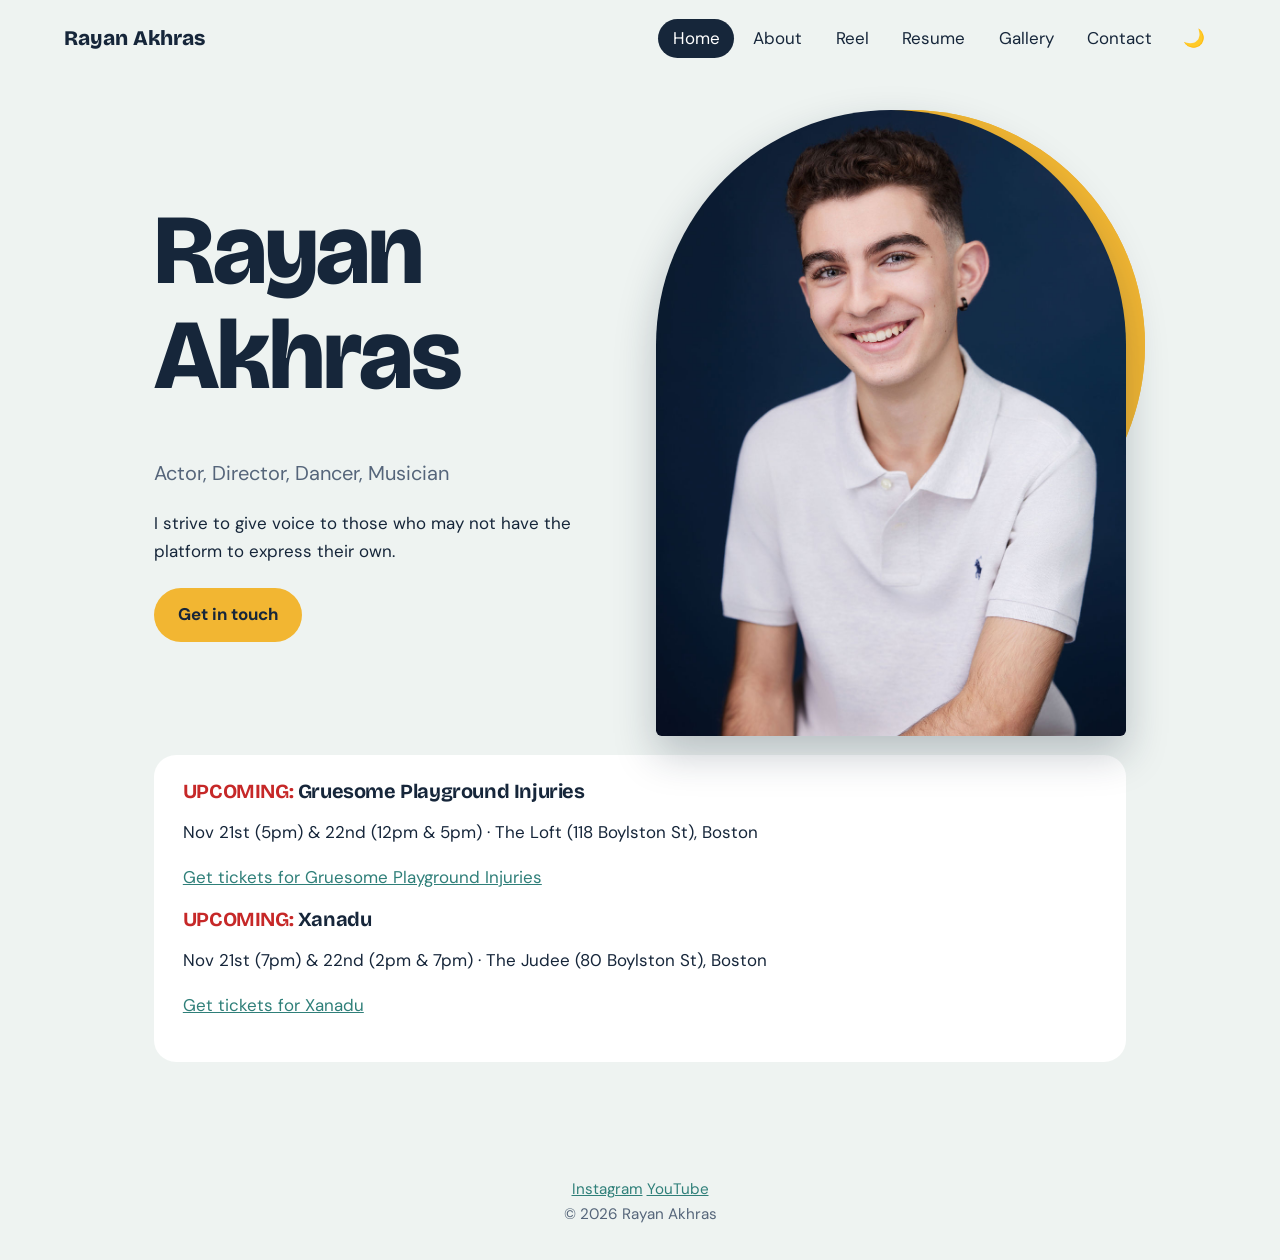
<file: index.html>
<!DOCTYPE html>
<html lang="en">
<head>
  <meta charset="utf-8">
  <meta name="viewport" content="width=device-width, initial-scale=1">
  <title>Home | Rayan Akhras, Actor</title>
    <link rel="icon" href="favicon.svg" type="image/svg+xml">
  <meta name="description" content="Rayan Akhras is an actor. Watch the demo reel, view the resume, and get in touch.">
  <link rel="preconnect" href="https://fonts.googleapis.com">
  <link rel="preconnect" href="https://fonts.gstatic.com" crossorigin>
  <link href="https://fonts.googleapis.com/css2?family=Bricolage+Grotesque:wght@700;800&family=DM+Sans:wght@400;700&display=swap" rel="stylesheet">
    <script src="theme.js"></script>
  <link rel="stylesheet" href="style.css">
</head>
<body>
<header>
  <a class="logo" href="index.html">Rayan Akhras</a>
    <button class="menu-toggle" id="menu-toggle" type="button" aria-expanded="false" aria-controls="site-nav">Menu</button>
    <nav id="site-nav" aria-label="Main">
        <a href="index.html" aria-current="page">Home</a>
        <a href="about.html">About</a>
        <a href="reel.html">Reel</a>
        <a href="resume.html">Resume</a>
        <a href="gallery.html">Gallery</a>
        <!--<a href="design.html">Design</a>-->
        <a href="contact.html">Contact</a>

      <button id="theme-toggle" class="theme-toggle" type="button" aria-label="Toggle dark mode"></button>
  </nav>
</header>
<main>
<section class="hero">
  <div>
    <h1>Rayan Akhras</h1>
    <p class="tagline">Actor, Director, Dancer, Musician</p> <!-- Periods in between? Something idk -->
    <p>I strive to give voice to those who may not have the platform to express their own. </p>
    <!--<a class="btn" href="reel.html">Watch my reel</a>-->
    <a class="btn alt" href="contact.html">Get in touch</a>
  </div>
  <div class="arch-wrap">
      <div class="arch-wrap">
          <div class="arch" role="img" aria-label="Headshot of Rayan Akhras" style="background-image: url(images/headshots/headshot.jpg); background-position: center top;"></div>
      </div>
  </div>
</section>
    <div class="panel now">
        <h3><span class="sale">UPCOMING:</span> Gruesome Playground Injuries</h3>
        <p class="when">Nov 21st (5pm) & 22nd (12pm & 5pm) &middot; The Loft (118 Boylston St), Boston</p>
        <p class="tickets"><a href="https://www.eventbrite.com/e/gruesome-playground-injuries-boston-independent-production-tickets-2004588767967?aff=oddtdtcreator">Get tickets for Gruesome Playground Injuries</a></p>
        <h3><span class="sale">UPCOMING:</span> Xanadu</h3>
        <p class="when">Nov 21st (7pm) & 22nd (2pm & 7pm) &middot; The Judee (80 Boylston St), Boston</p>
        <p class="tickets"><a href="https://www.eventbrite.com/e/musical-theatre-society-presents-xanadu-tickets-2004657605863?utm_experiment=test_share_listing&aff=ebdsshios">Get tickets for Xanadu</a></p>
    </div>
</main>
<footer>
    <div class="social">
        <a href="https://www.instagram.com/rayan4arts" target="_blank" rel="noopener">Instagram</a>
        <a href="https://www.youtube.com/@rayan4arts" target="_blank" rel="noopener">YouTube</a>
    </div>
    <div>&copy; 2026 Rayan Akhras</div>
</footer>
</body>
</html>
</file>
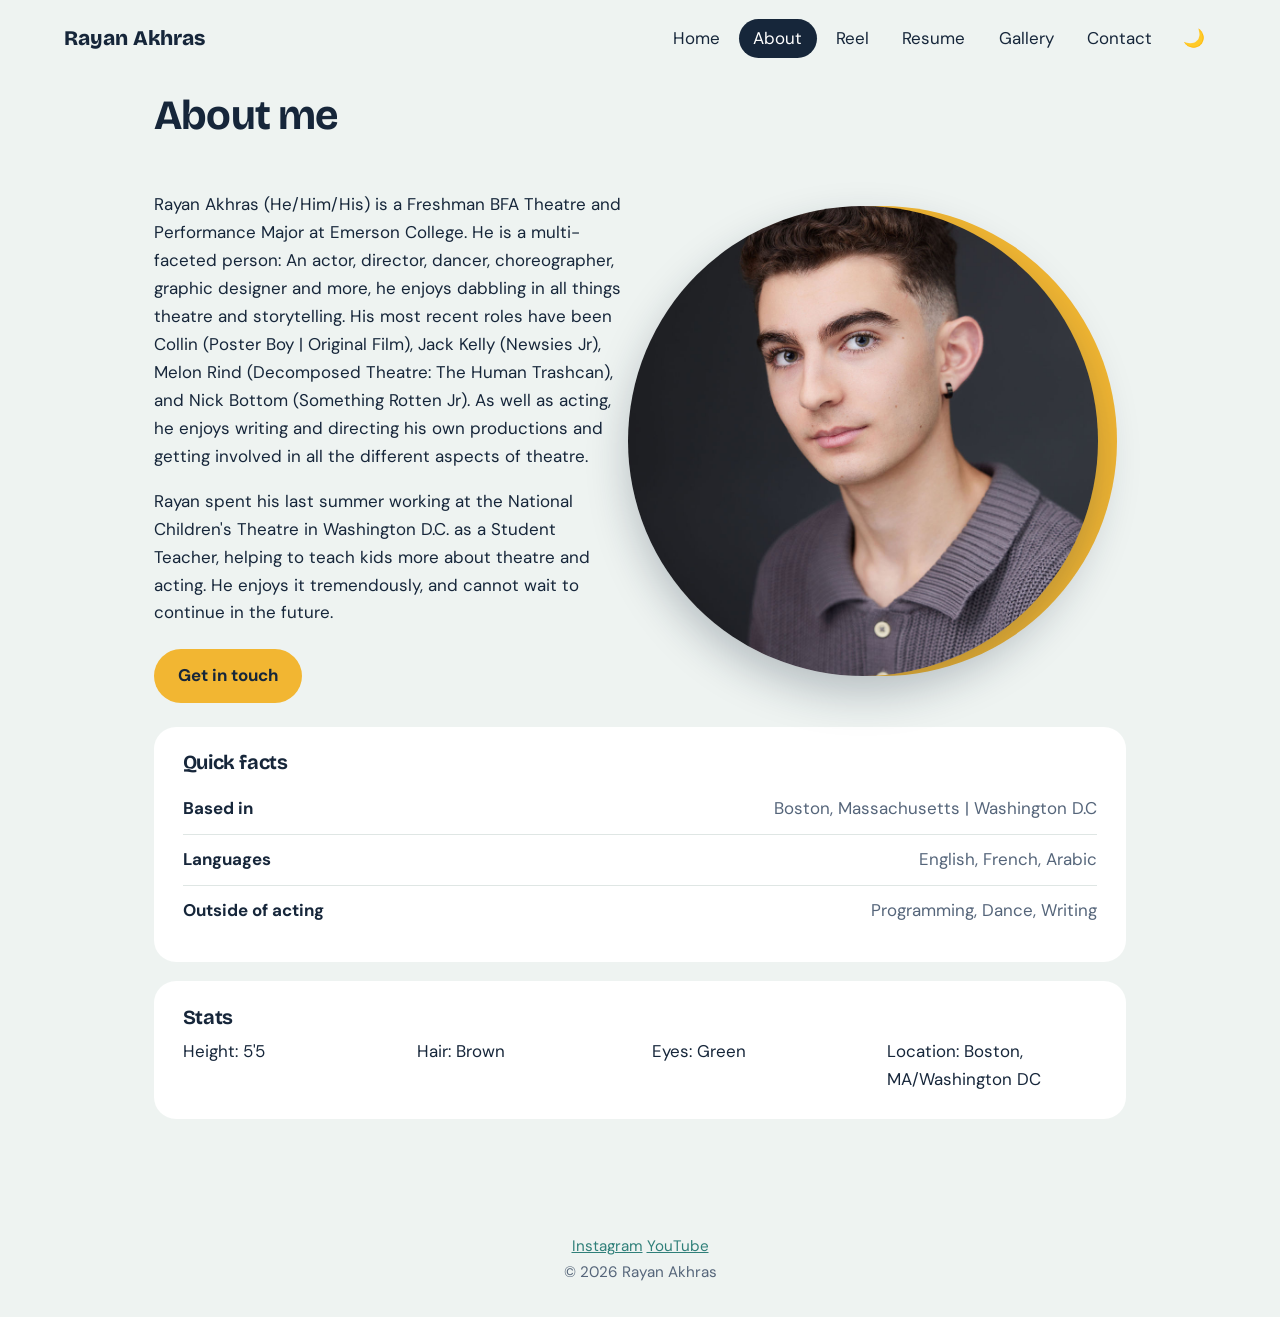
<file: about.html>
<!DOCTYPE html>
<html lang="en">
<head>
  <meta charset="utf-8">
  <meta name="viewport" content="width=device-width, initial-scale=1">
  <title>About | Rayan Akhras, Actor</title>
    <link rel="icon" href="favicon.svg" type="image/svg+xml">
  <meta name="description" content="Learn more about Rayan Akhras, an actor.">
  <link rel="preconnect" href="https://fonts.googleapis.com">
  <link rel="preconnect" href="https://fonts.gstatic.com" crossorigin>
  <link href="https://fonts.googleapis.com/css2?family=Bricolage+Grotesque:wght@700;800&family=DM+Sans:wght@400;700&display=swap" rel="stylesheet">
    <script src="theme.js"></script>
  <link rel="stylesheet" href="style.css">
</head>
<body>
<header>
    <a class="logo" href="index.html">Rayan Akhras</a>
    <button class="menu-toggle" id="menu-toggle" type="button" aria-expanded="false" aria-controls="site-nav">Menu</button>
    <nav id="site-nav" aria-label="Main">
        <a href="index.html">Home</a>
        <a href="about.html" aria-current="page">About</a>
        <a href="reel.html">Reel</a>
        <a href="resume.html">Resume</a>
        <a href="gallery.html">Gallery</a>
        <!--<a href="design.html">Design</a>-->
        <a href="contact.html">Contact</a>
        <button id="theme-toggle" class="theme-toggle" type="button" aria-label="Toggle dark mode"></button>
    </nav>
</header>
<main>
  <h2>About me</h2>

  <section class="hero">
    <div>
      <!-- Write your story here. Each <p> is one paragraph. Copy a line to add more. -->
      <p>Rayan Akhras (He/Him/His) is a Freshman BFA Theatre and Performance Major at Emerson College. He is a multi-faceted person: An actor, director, dancer, choreographer, graphic designer and more, he enjoys dabbling in all things theatre and storytelling. His most recent roles have been Collin (Poster Boy | Original Film), Jack Kelly (Newsies Jr), Melon Rind (Decomposed Theatre: The Human Trashcan), and Nick Bottom (Something Rotten Jr). As well as acting, he enjoys writing and directing his own productions and getting involved in all the different aspects of theatre.</p>
      <p>Rayan spent his last summer working at the National Children's Theatre in Washington D.C. as a Student Teacher, helping to teach kids more about theatre and acting. He enjoys it tremendously, and cannot wait to continue in the future.</p>
      <!--<a class="btn" href="reel.html">Watch my reel</a>-->
      <a class="btn alt" href="contact.html">Get in touch</a>
    </div>
    <div class="arch-wrap right">
      <!-- Use a different photo from your headshot if you like: put it in the images folder -->
        <div class="arch circle" role="img" aria-label="Photo of Rayan Akhras" style="background-image: url(images/headshots/headshot2.jpg); background-position: center 15%;"></div>

    </div>
  </section>

  <div class="panel">
    <h3>Quick facts</h3>
    <!-- Copy a "credit" line for each fact. -->
    <div class="credit"><strong>Based in</strong> <span>Boston, Massachusetts | Washington D.C</span></div>
    <div class="credit"><strong>Languages</strong> <span>English, French, Arabic</span></div>
    <div class="credit"><strong>Outside of acting</strong> <span>Programming, Dance, Writing</span></div>
  </div>
    <div class="panel">
        <h3>Stats</h3>
        <div class="stats"><div>Height: 5'5 </div><div>Hair: Brown </div><div>Eyes: Green </div><div>Location: Boston, MA/Washington DC </div></div>
</main>
<footer>
    <div class="social">
        <a href="https://www.instagram.com/rayan4arts" target="_blank" rel="noopener">Instagram</a>
        <a href="https://www.youtube.com/@rayan4arts" target="_blank" rel="noopener">YouTube</a>
    </div>
    <div>&copy; 2026 Rayan Akhras</div>
</footer>
</footer>
</body>
</html>
</file>
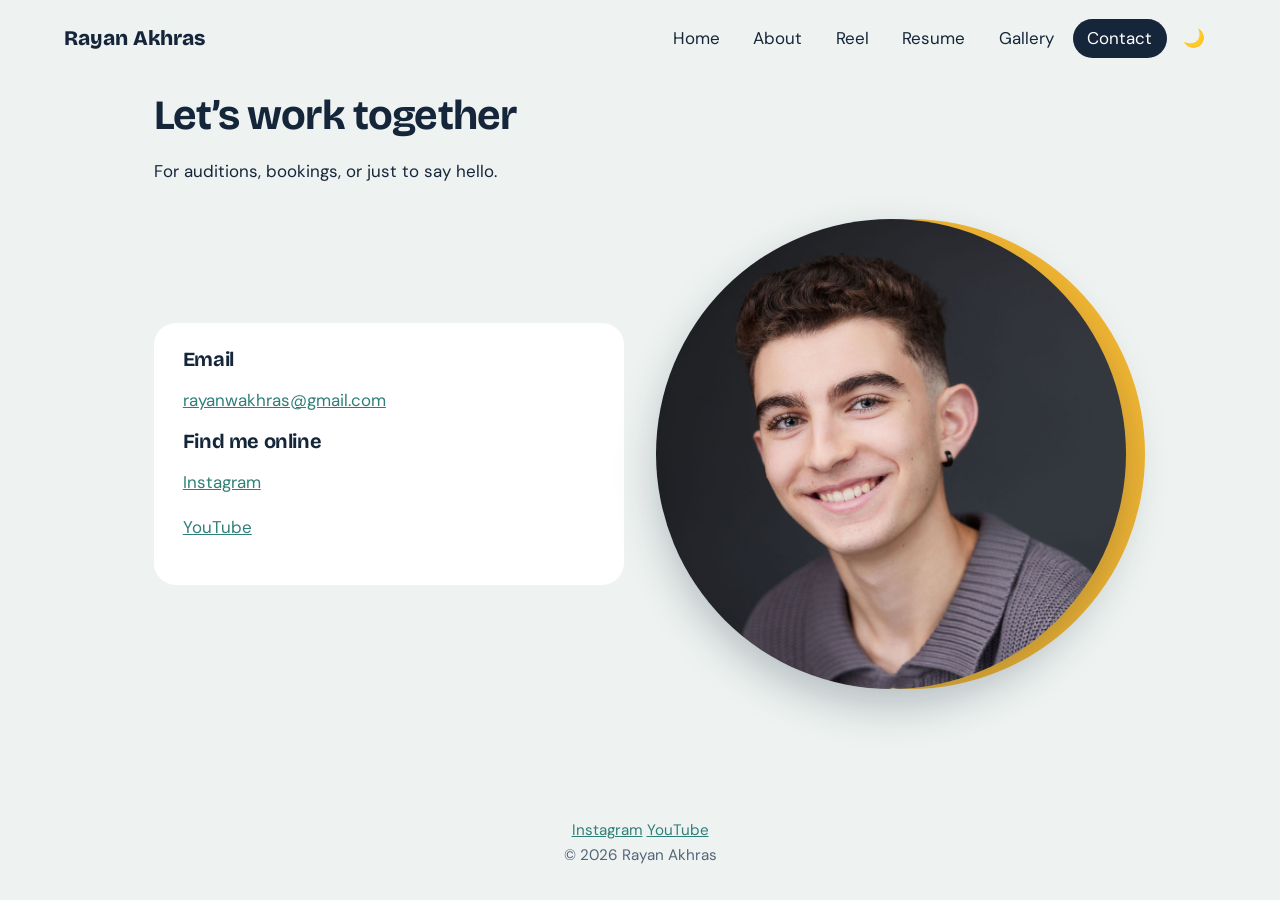
<file: contact.html>
<!DOCTYPE html>
<html lang="en">
<head>
  <meta charset="utf-8">
  <meta name="viewport" content="width=device-width, initial-scale=1">
  <title>Contact | Rayan Akhras, Actor</title>
    <link rel="icon" href="favicon.svg" type="image/svg+xml">
  <meta name="description" content="Rayan Akhras is an actor.">
  <link rel="preconnect" href="https://fonts.googleapis.com">
  <link rel="preconnect" href="https://fonts.gstatic.com" crossorigin>
  <link href="https://fonts.googleapis.com/css2?family=Bricolage+Grotesque:wght@700;800&family=DM+Sans:wght@400;700&display=swap" rel="stylesheet">
    <script src="theme.js"></script>
  <link rel="stylesheet" href="style.css">
</head>
<body>
<header>
  <a class="logo" href="index.html">Rayan Akhras</a>
    <button class="menu-toggle" id="menu-toggle" type="button" aria-expanded="false" aria-controls="site-nav">Menu</button>
    <nav id="site-nav" aria-label="Main">
        <a href="index.html">Home</a>
        <a href="about.html" >About</a>
        <a href="reel.html">Reel</a>
        <a href="resume.html">Resume</a>
        <a href="gallery.html">Gallery</a>
        <!--<a href="design.html">Design</a>-->
        <a href="contact.html" aria-current="page">Contact</a>
      <button id="theme-toggle" class="theme-toggle" type="button" aria-label="Toggle dark mode"></button>

  </nav>
</header>
<main>
<h2>Let&rsquo;s work together</h2>
<p>For auditions, bookings, or just to say hello.</p>
        <section class="hero">
            <div>

                <div class="panel">
                    <h3>Email</h3>
                    <p><a href="mailto:rayanwakhras@gmail.com">rayanwakhras@gmail.com</a></p>
                    <h3>Find me online</h3>
                    <p><a href="https://www.instagram.com/rayan4arts" target="_blank" rel="noopener">Instagram</a></p>
                    <p><a href="https://www.youtube.com/@rayan4arts" target="_blank" rel="noopener">YouTube</a></p>
                </div>
            </div>

            <div class="arch-wrap">
                <div class="arch circle" role="img" aria-label="Photo of Rayan Akhras" style="background-image: url(images/headshots/headshot3.jpg); background-position: center top;"></div>
            </div>
        </section>
    </main>
</main>
<footer>
    <div class="social">
        <a href="https://www.instagram.com/rayan4arts" target="_blank" rel="noopener">Instagram</a>
        <a href="https://www.youtube.com/@rayan4arts" target="_blank" rel="noopener">YouTube</a>
    </div>
    <div>&copy; 2026 Rayan Akhras</div>
</footer>
</body>
</html>
</file>
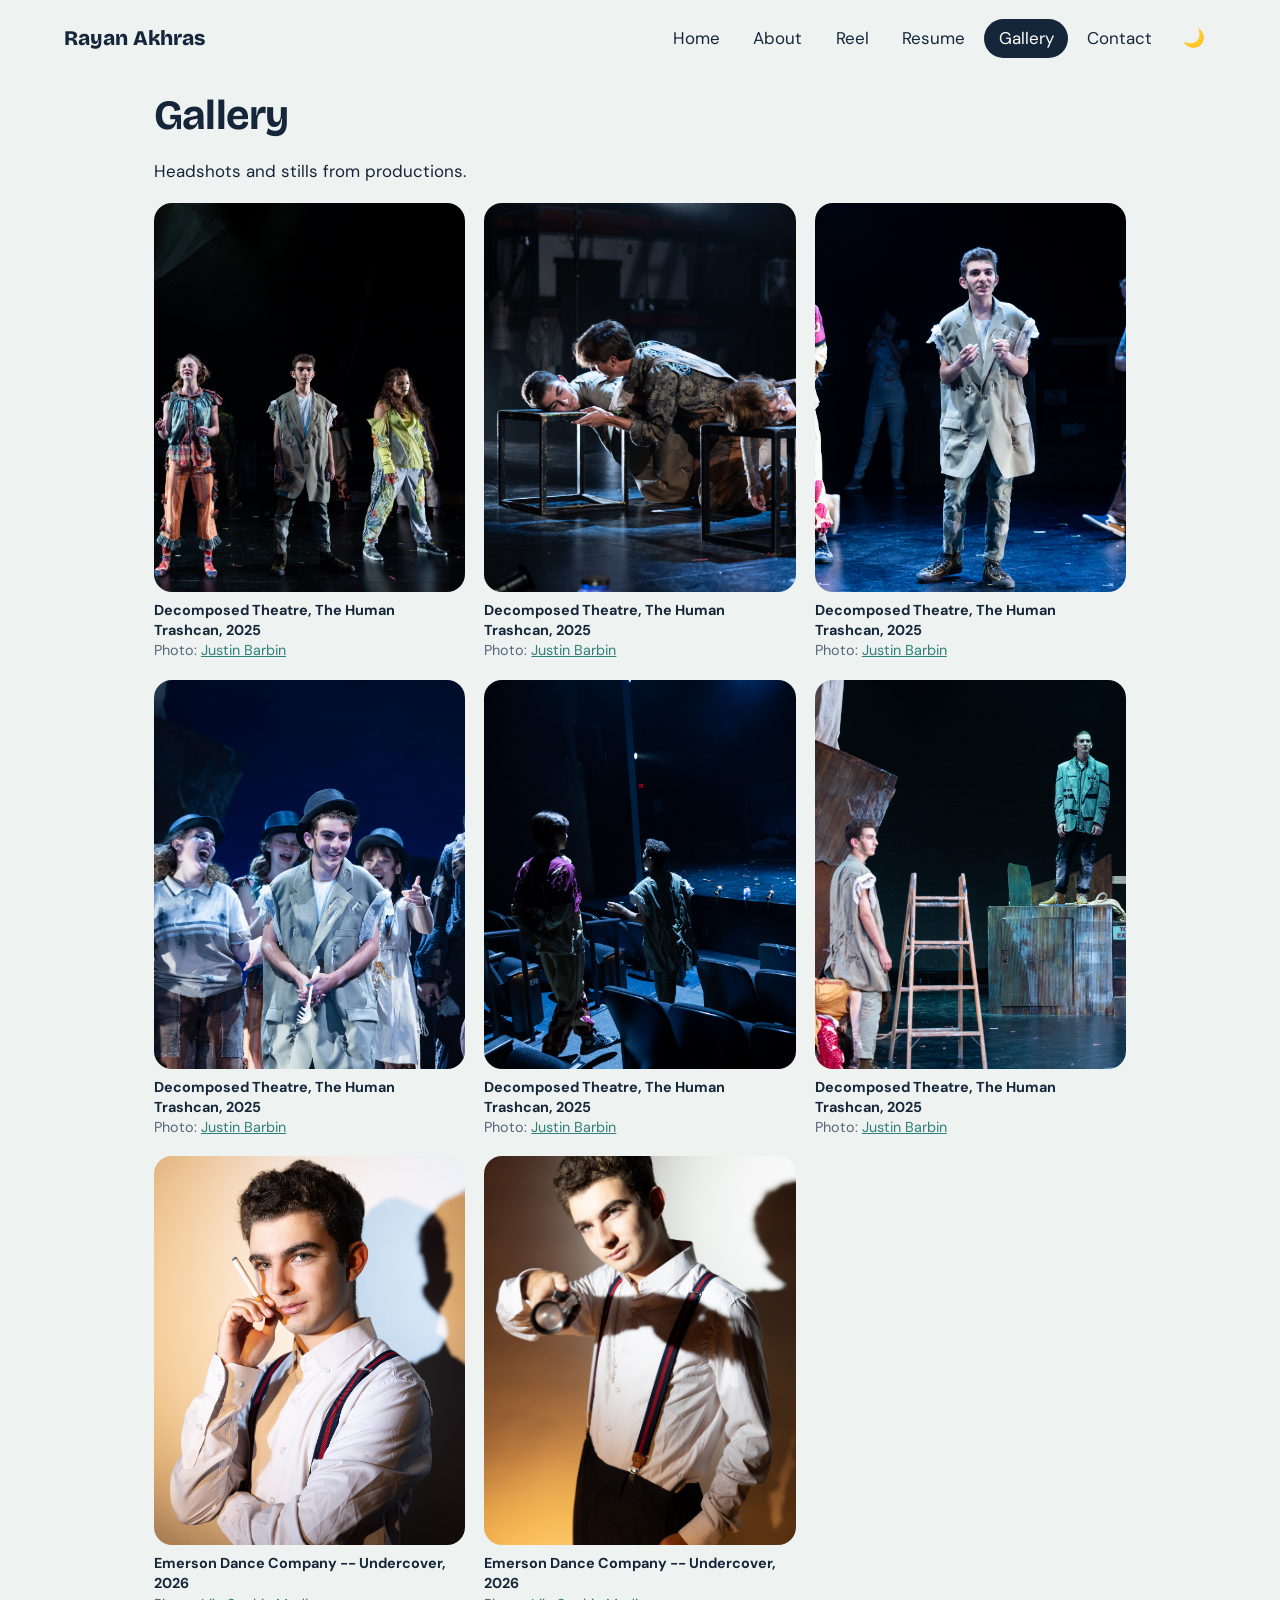
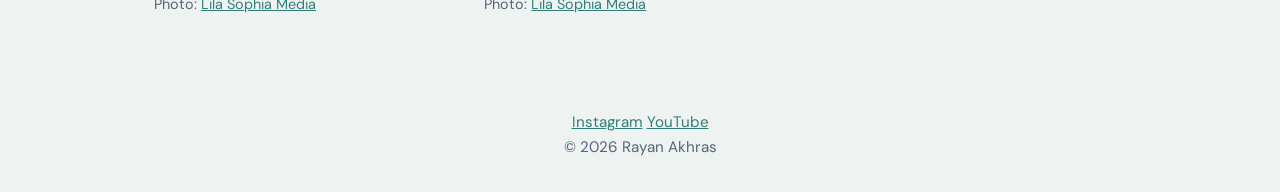
<file: gallery.html>
<!DOCTYPE html>
<html lang="en">
<head>
  <meta charset="utf-8">
  <meta name="viewport" content="width=device-width, initial-scale=1">
  <title>Gallery | Rayan Akhras, Actor</title>

    <link rel="icon" href="favicon.svg" type="image/svg+xml">
  <meta name="description" content="Rayan Akhras is an actor. Watch the demo reel, view the resume, and get in touch.">
  <link rel="preconnect" href="https://fonts.googleapis.com">
  <link rel="preconnect" href="https://fonts.gstatic.com" crossorigin>
  <link href="https://fonts.googleapis.com/css2?family=Bricolage+Grotesque:wght@700;800&family=DM+Sans:wght@400;700&display=swap" rel="stylesheet">
    <script src="theme.js"></script>
  <link rel="stylesheet" href="style.css">
</head>
<body>
<header>
  <a class="logo" href="index.html">Rayan Akhras</a>
    <button class="menu-toggle" id="menu-toggle" type="button" aria-expanded="false" aria-controls="site-nav">Menu</button>
    <nav id="site-nav" aria-label="Main">
        <a href="index.html">Home</a>
        <a href="about.html">About</a>
        <a href="reel.html">Reel</a>
        <a href="resume.html">Resume</a>
        <a href="gallery.html" aria-current="page">Gallery</a>
        <!--<a href="design.html">Design</a>-->
        <a href="contact.html">Contact</a>
      <button id="theme-toggle" class="theme-toggle" type="button" aria-label="Toggle dark mode"></button>
  </nav>
</header>
<main>
<h2>Gallery</h2>
<p>Headshots and stills from productions.</p>
<div class="grid">
  <!-- Copy a line for each photo. Put images in the images folder. -->
    <figure>
        <div class="photo" role="img" aria-label="Photo description" style="background-image: url(images/decomposed/decomposed_theatre_cherubs_justin_barbin-237.jpg); background-position: 80% 50%"></div>
        <figcaption>
            <span class="cap-title">Decomposed Theatre, The Human Trashcan, 2025</span>
            Photo: <a href="https://www.instagram.com/justinbarbin/" target="_blank" rel="noopener">Justin Barbin</a>
        </figcaption>
    </figure>
    <figure>
        <div class="photo" role="img" aria-label="Photo description" style="background-image: url(images/decomposed/decomposed_theatre_justin_barbin-104.jpg); background-position: 20% 50%"></div>
        <figcaption>
            <span class="cap-title">Decomposed Theatre, The Human Trashcan, 2025</span>
            Photo: <a href="https://www.instagram.com/justinbarbin/" target="_blank" rel="noopener">Justin Barbin</a>
        </figcaption>
    </figure>
    <figure>
        <div class="photo" role="img" aria-label="Photo description" style="background-image: url(images/decomposed/decomposed_theatre_justin_barbin-46.jpg); background-position: 80% 50%"></div>
        <figcaption>
            <span class="cap-title">Decomposed Theatre, The Human Trashcan, 2025</span>
            Photo: <a href="https://www.instagram.com/justinbarbin/" target="_blank" rel="noopener">Justin Barbin</a>
        </figcaption>
    </figure>
    <figure>
        <div class="photo" role="img" aria-label="Photo description" style="background-image: url(images/decomposed/decomposed_theatre_justin_barbin_242.jpg); background-position: 40% 50%"></div>
        <figcaption>
            <span class="cap-title">Decomposed Theatre, The Human Trashcan, 2025</span>
            Photo: <a href="https://www.instagram.com/justinbarbin/" target="_blank" rel="noopener">Justin Barbin</a>
        </figcaption>
    </figure>
    <figure>
        <div class="photo" role="img" aria-label="Photo description" style="background-image: url(images/decomposed/decomposed_theatre_justin_barbin-193.jpg); background-position: 0% 50%"></div>
        <figcaption>
            <span class="cap-title">Decomposed Theatre, The Human Trashcan, 2025</span>
            Photo: <a href="https://www.instagram.com/justinbarbin/" target="_blank" rel="noopener">Justin Barbin</a>
        </figcaption>
    </figure>
    <figure>
        <div class="photo" role="img" aria-label="Photo description" style="background-image: url(images/decomposed/decomposed_theatre_justin_barbin_119.jpg); background-position: 80% 50%"></div>
        <figcaption>
            <span class="cap-title">Decomposed Theatre, The Human Trashcan, 2025</span>
            Photo: <a href="https://www.instagram.com/justinbarbin/" target="_blank" rel="noopener">Justin Barbin</a>
        </figcaption>
    </figure>
    <figure>
        <div class="photo" role="img" aria-label="Photo description" style="background-image: url(images/edc/edc_photo1.jpg); background-position: center"></div>
        <figcaption>
            <span class="cap-title">Emerson Dance Company -- Undercover, 2026</span>
            Photo: <a href="https://www.instagram.com/lilasophiamedia/" target="_blank" rel="noopener">Lila Sophia Media</a>
        </figcaption>
    </figure>
    <figure>
        <div class="photo" role="img" aria-label="Photo description" style="background-image: url(images/edc/edc_photo2.jpg); background-position: 0% 50%"></div>
        <figcaption>
            <span class="cap-title">Emerson Dance Company -- Undercover, 2026</span>
            Photo: <a href="https://www.instagram.com/lilasophiamedia/" target="_blank" rel="noopener">Lila Sophia Media</a>
        </figcaption>
    </figure>
</div>
</main>
<footer>
    <div class="social">
        <a href="https://www.instagram.com/rayan4arts" target="_blank" rel="noopener">Instagram</a>
        <a href="https://www.youtube.com/@rayan4arts" target="_blank" rel="noopener">YouTube</a>
    </div>
    <div>&copy; 2026 Rayan Akhras</div>
</footer>
</body>
</html>
</file>
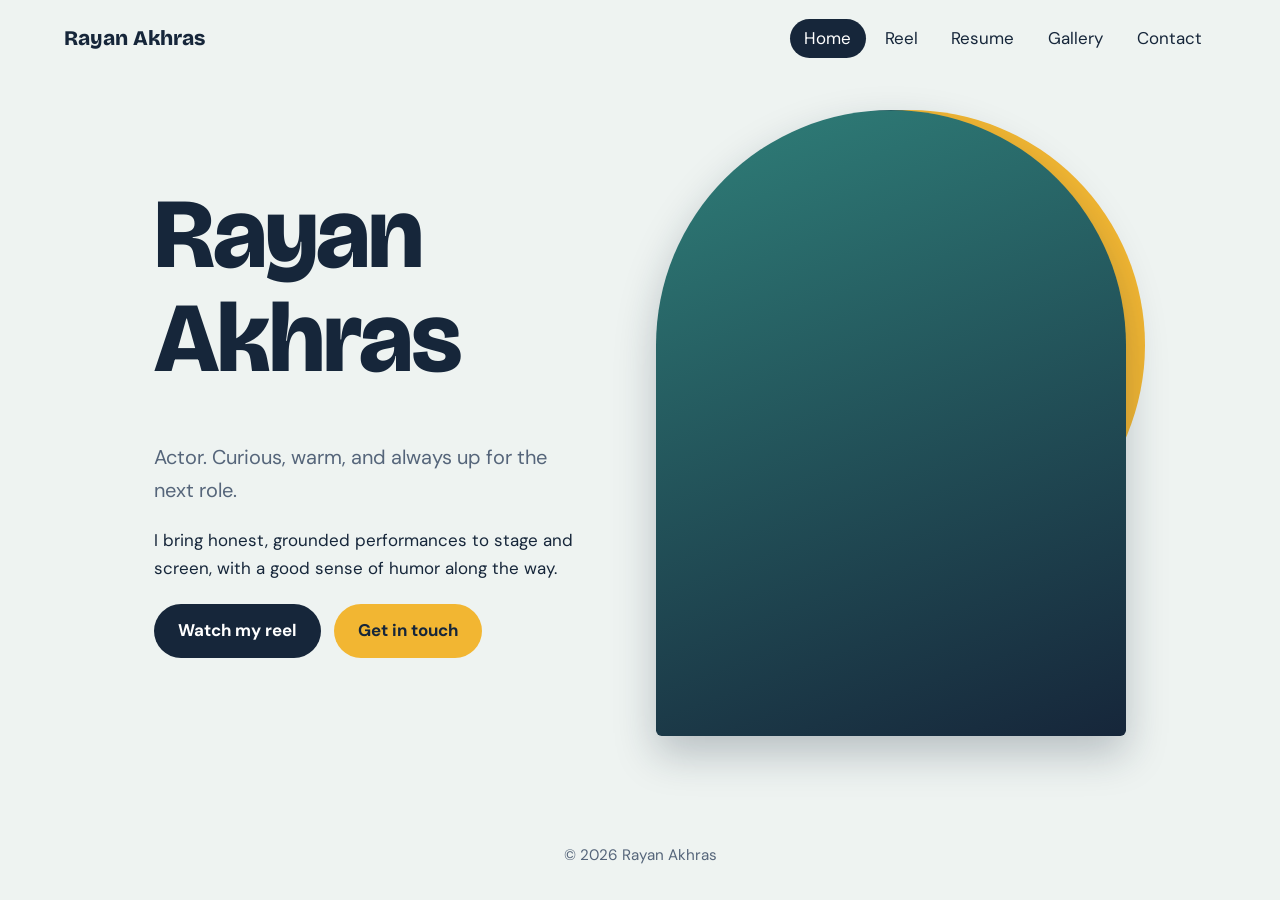
<file: home.html>
<!DOCTYPE html>
<html lang="en">
<head>
  <meta charset="utf-8">
  <meta name="viewport" content="width=device-width, initial-scale=1">
  <title>Home | Rayan Akhras, Actor</title>
  <meta name="description" content="Rayan Akhras is an actor. Watch the demo reel, view the resume, and get in touch.">
  <link rel="preconnect" href="https://fonts.googleapis.com">
  <link rel="preconnect" href="https://fonts.gstatic.com" crossorigin>
  <link href="https://fonts.googleapis.com/css2?family=Bricolage+Grotesque:wght@700;800&family=DM+Sans:wght@400;700&display=swap" rel="stylesheet">
  <link rel="stylesheet" href="style.css">
</head>
<body>
<header>
  <a class="logo" href="home.html">Rayan Akhras</a>
  <nav aria-label="Main">
    <a href="home.html" aria-current="page">Home</a>
    <a href="reel.html">Reel</a>
    <a href="resume.html">Resume</a>
    <a href="gallery.html">Gallery</a>
    <a href="contact.html">Contact</a>
  </nav>
</header>
<main>
<section class="hero">
  <div>
    <h1>Rayan Akhras</h1>
    <p class="tagline">Actor. Curious, warm, and always up for the next role.</p>
    <p><!-- Replace with a one or two sentence intro about you. -->I bring honest, grounded performances to stage and screen, with a good sense of humor along the way.</p>
    <a class="btn" href="reel.html">Watch my reel</a>
    <a class="btn alt" href="contact.html">Get in touch</a>
  </div>
  <div class="arch-wrap">
    <!-- Add your headshot: style="background-image: url(images/headshot.jpg)" -->
    <div class="arch" role="img" aria-label="Headshot of Rayan Akhras"></div>
  </div>
</section>
</main>
<footer>&copy; 2026 Rayan Akhras</footer>
</body>
</html>
</file>
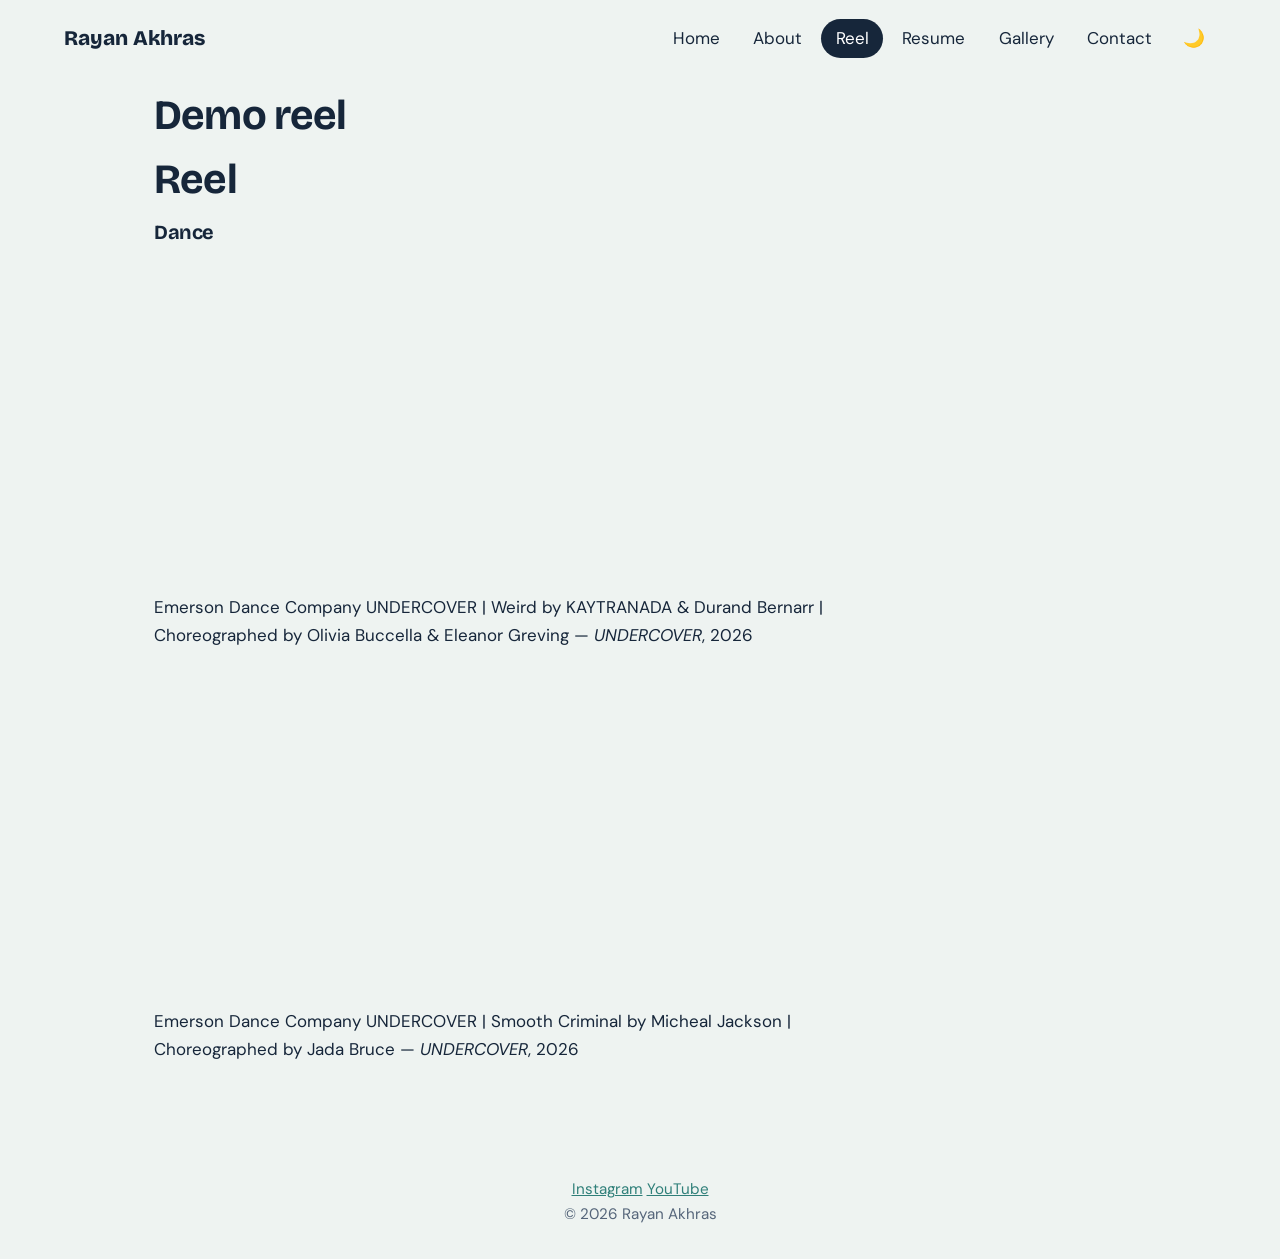
<file: reel.html>
<!DOCTYPE html>
<html lang="en">
<head>
  <meta charset="utf-8">
  <meta name="viewport" content="width=device-width, initial-scale=1">
  <title>Reel | Rayan Akhras, Actor</title>
    <link rel="icon" href="favicon.svg" type="image/svg+xml">
  <meta name="description" content="Rayan Akhras is an actor. Watch the demo reel, view the resume, and get in touch.">
  <link rel="preconnect" href="https://fonts.googleapis.com">
  <link rel="preconnect" href="https://fonts.gstatic.com" crossorigin>
  <link href="https://fonts.googleapis.com/css2?family=Bricolage+Grotesque:wght@700;800&family=DM+Sans:wght@400;700&display=swap" rel="stylesheet">
    <script src="theme.js"></script>
  <link rel="stylesheet" href="style.css">
</head>
<body>
<header>
  <a class="logo" href="index.html">Rayan Akhras</a>
    <button class="menu-toggle" id="menu-toggle" type="button" aria-expanded="false" aria-controls="site-nav">Menu</button>
    <nav id="site-nav" aria-label="Main">
        <a href="index.html">Home</a>
        <a href="about.html">About</a>
        <a href="reel.html" aria-current="page">Reel</a>
        <a href="resume.html">Resume</a>
        <a href="gallery.html">Gallery</a>
        <a href="contact.html">Contact</a>

      <button id="theme-toggle" class="theme-toggle" type="button" aria-label="Toggle dark mode"></button>
  </nav>
</header>
<main>
<h2>Demo reel</h2>
    <h2>Reel</h2>

    <!--<h3>Acting</h3>
    <iframe class="video" src="https://www.youtube.com/embed/ACTING_VIDEO_ID" title="Acting reel" allowfullscreen referrerpolicy="strict-origin-when-cross-origin"></iframe>-->

    <h3>Dance</h3>
    <iframe width="560" height="315" src="https://www.youtube.com/embed/xcmMmQjvez4?si=DqKehBdAYe8yyYZl" title="YouTube video player" frameborder="0" allow="accelerometer; autoplay; clipboard-write; encrypted-media; gyroscope; picture-in-picture; web-share" referrerpolicy="strict-origin-when-cross-origin" allowfullscreen></iframe>
    <p class="when">Emerson Dance Company UNDERCOVER | Weird by KAYTRANADA & Durand Bernarr | Choreographed by Olivia Buccella & Eleanor Greving &mdash; <em>UNDERCOVER</em>, 2026</p>


    <iframe width="560" height="315" src="https://www.youtube.com/embed/n4_6MFgV3Cg?si=Wvs0lqdhmH7vN57c" title="YouTube video player" frameborder="0" allow="accelerometer; autoplay; clipboard-write; encrypted-media; gyroscope; picture-in-picture; web-share" referrerpolicy="strict-origin-when-cross-origin" allowfullscreen></iframe>
    <p class="when">Emerson Dance Company UNDERCOVER | Smooth Criminal by Micheal Jackson | Choreographed by Jada Bruce &mdash; <em>UNDERCOVER</em>, 2026</p>
</div>
</main>
<footer>
    <div class="social">
        <a href="https://www.instagram.com/rayan4arts" target="_blank" rel="noopener">Instagram</a>
        <a href="https://www.youtube.com/@rayan4arts" target="_blank" rel="noopener">YouTube</a>
    </div>
    <div>&copy; 2026 Rayan Akhras</div>
</footer>
</body>
</html>
</file>
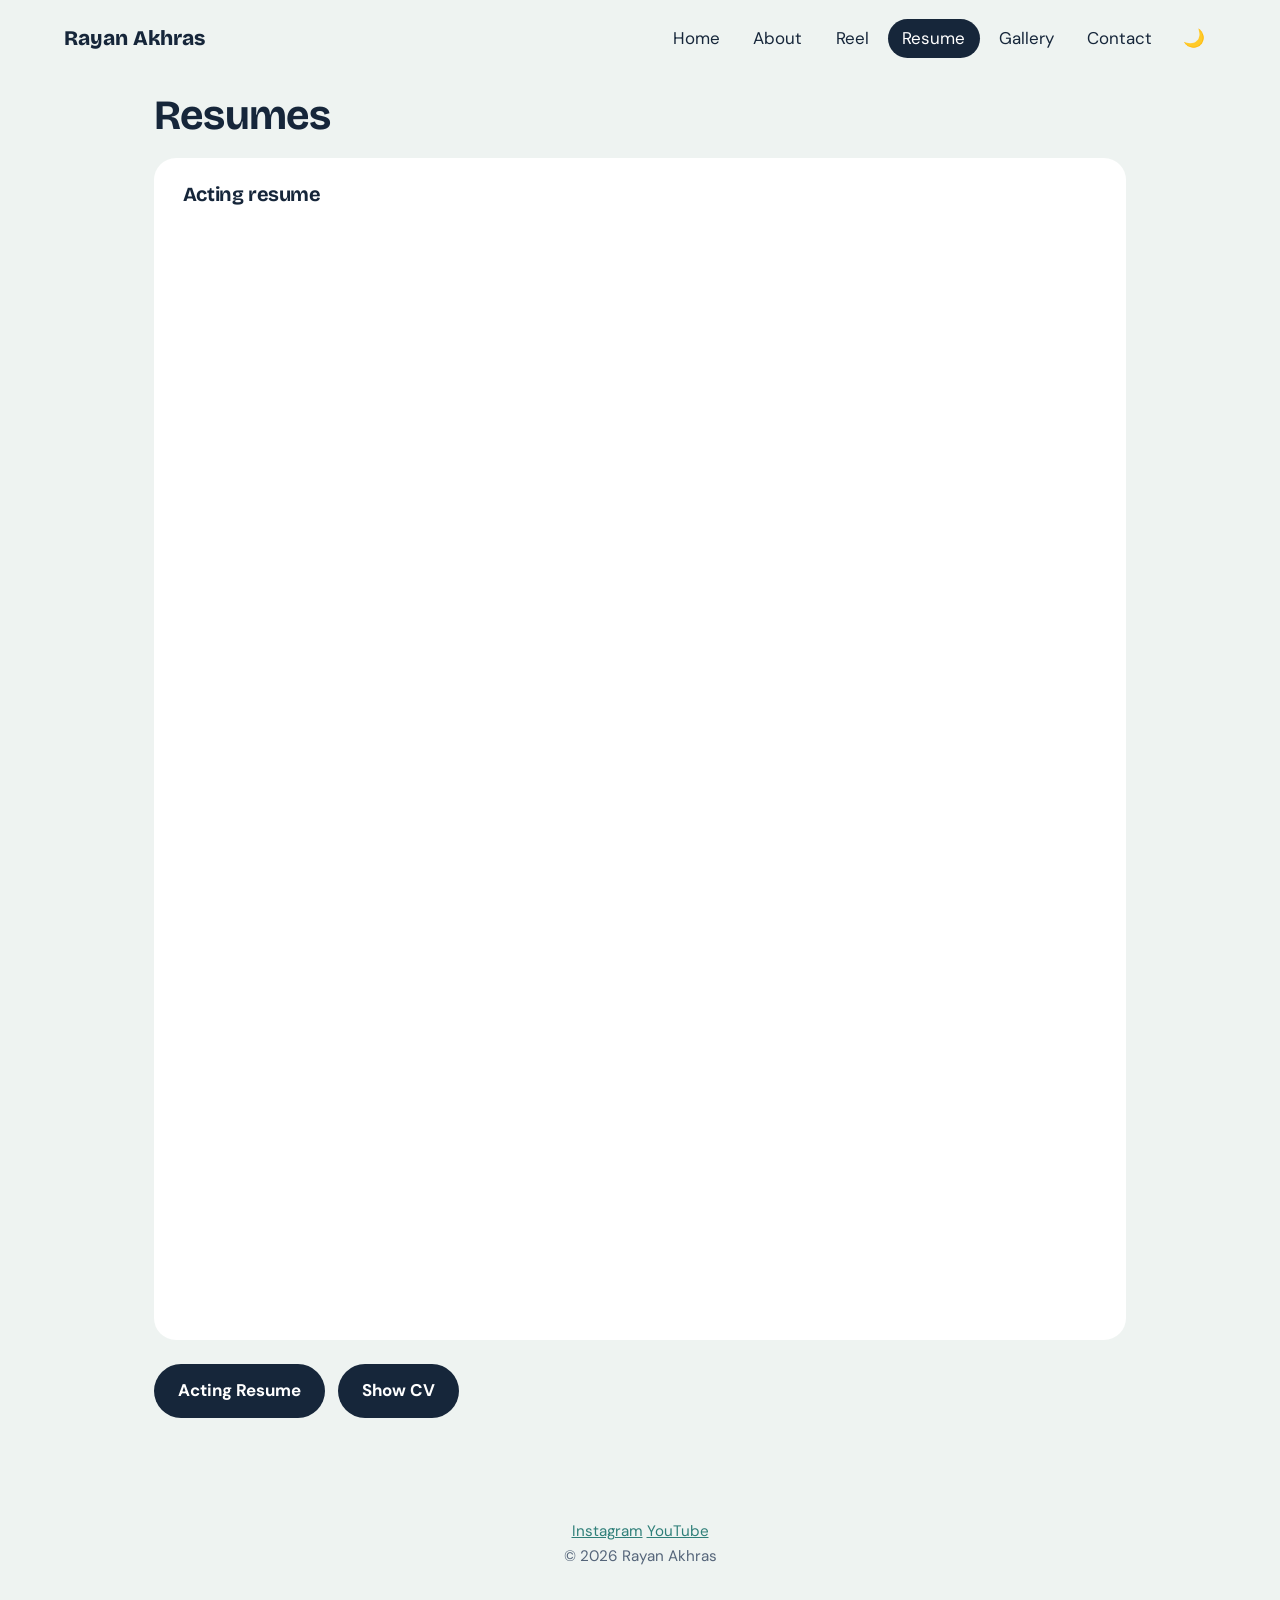
<file: resume.html>
<!DOCTYPE html>
<html lang="en">
<head>
  <meta charset="utf-8">
  <meta name="viewport" content="width=device-width, initial-scale=1">
  <title>Resume | Rayan Akhras, Actor</title>
    <link rel="icon" href="favicon.svg" type="image/svg+xml">
  <meta name="description" content="Rayan Akhras is an actor. Watch the demo reel, view the resume, and get in touch.">
  <link rel="preconnect" href="https://fonts.googleapis.com">
  <link rel="preconnect" href="https://fonts.gstatic.com" crossorigin>
  <link href="https://fonts.googleapis.com/css2?family=Bricolage+Grotesque:wght@700;800&family=DM+Sans:wght@400;700&display=swap" rel="stylesheet">
    <script src="theme.js"></script>
  <link rel="stylesheet" href="style.css">
</head>
<body>
<header>
  <a class="logo" href="index.html">Rayan Akhras</a>
    <button class="menu-toggle" id="menu-toggle" type="button" aria-expanded="false" aria-controls="site-nav">Menu</button>
    <nav id="site-nav" aria-label="Main">
        <a href="index.html">Home</a>
        <a href="about.html">About</a>
        <a href="reel.html">Reel</a>
        <a href="resume.html" aria-current="page">Resume</a>
        <a href="gallery.html">Gallery</a>
        <!--<a href="design.html">Design</a>-->
        <a href="contact.html">Contact</a>
      <button id="theme-toggle" class="theme-toggle" type="button" aria-label="Toggle dark mode"></button>
  </nav>
</header>
<main>
    <h2>Resumes</h2>

    <div class="panel">

        <h3>Acting resume</h3>
        <iframe class="resume-frame" src="https://docs.google.com/document/d/e/2PACX-1vSu__iMgAJHAFpIUann3_rVHl7FkoqE4pvJjNmHDiV6dRQieW6kLNxD2Kxqq6Wb3A/pub?embedded=true"></iframe>
    </div>
    </div>


<!--<a class="btn" href="https://docs.google.com/document/d/1Q6AqaBv8rV-C22PwtuoWYECz_xnPfuIs6TzS3bBVtA4/edit?usp=sharing">Full Resume</a>-->
<a class="btn" href="https://docs.google.com/document/d/11KLxR_H1FHpfe_tqnIJxb9NKQtTX63Mm/edit?usp=sharing&ouid=102235653998581709857&rtpof=true&sd=true">Acting Resume</a>
<a class="btn" href="https://app.notion.com/p/Theatre-897881aa73a9465b9b40de674261ae94?source=copy_link">Show CV</a>
</main>
<footer>
    <div class="social">
        <a href="https://www.instagram.com/rayan4arts" target="_blank" rel="noopener">Instagram</a>
        <a href="https://www.youtube.com/@rayan4arts" target="_blank" rel="noopener">YouTube</a>
    </div>
    <div>&copy; 2026 Rayan Akhras</div>
</footer>
</body>
</html>
</file>
<file: style.css>
/* ============ Rayan Akhras: site styles ============
   Change colors here once and every page updates. */
:root {
  color-scheme: light dark;
  --bg: #eef3f1;
  --ink: #16263a;
  --sea: #2f7f79;
  --spot: #f2b632;
  --card: #ffffff;
  --muted: #55657a;
  --line: #dfe6e4;
  --btn: #16263a;       /* button background */
  --btn-text: #ffffff;  /* button text */
  .btn { background: var(--btn, #16263a); color: var(--btn-text, #ffffff); }
  .btn.alt { background: var(--spot); color: #16263a; }
}

/* Dark: used automatically if the visitor's browser is dark, unless they chose light */
@media (prefers-color-scheme: dark) {
  :root:not([data-theme="light"]) {
    --bg: #141f1e; --ink: #e9e4dc; --sea: #5fb3ab; --card: #1e2d2b;
    --muted: #a3b3b0; --line: #2d3f3c; --btn: #e9e4dc; --btn-text: #141f1e;
  }
}

/* Dark: used when the visitor clicks the toggle */
:root[data-theme="dark"] {
  --bg: #141f1e;
  --ink: #e9e4dc;
  --sea: #5fb3ab;
  --card: #1e2d2b;
  --muted: #a3b3b0;
  --line: #2d3f3c;
  --btn: #e9e4dc;
  --btn-text: #141f1e;
}
* { box-sizing: border-box; }
html { scroll-behavior: smooth; }
body {
  margin: 0; background: var(--bg); color: var(--ink);
  font-family: "DM Sans", system-ui, -apple-system, "Segoe UI", sans-serif;
  font-size: 1.06rem; line-height: 1.65;
    min-height: 100vh;
    display: flex;
    flex-direction: column;
}
  main { flex: 1; width: 100%; }
  html { background: var(--bg); }
h1, h2, h3 { font-family: "Bricolage Grotesque", "DM Sans", system-ui, sans-serif; line-height: 1.05; margin: 0 0 .5em; letter-spacing: -.02em; }
h1 { font-size: clamp(3rem, 9vw, 6.2rem); font-weight: 800; }
h2 { font-size: clamp(1.8rem, 4vw, 2.6rem); font-weight: 700; }
h3 { font-size: 1.25rem; font-weight: 700; }
p { max-width: 62ch; }
a { color: var(--sea); }
a:focus-visible, .btn:focus-visible { outline: 3px solid var(--spot); outline-offset: 3px; }

/* ---- Navigation ---- */
header { display: flex; flex-wrap: wrap; align-items: center; justify-content: space-between; gap: .5rem 2rem; padding: 1.2rem clamp(1.2rem, 5vw, 4rem); }
.logo { font-family: "Bricolage Grotesque", sans-serif; font-weight: 800; font-size: 1.3rem; color: var(--ink); text-decoration: none; }
nav { display: flex; flex-wrap: wrap; gap: .3rem; }
nav a { color: var(--ink); text-decoration: none; padding: .35rem .9rem; border-radius: 99px; }
nav a:hover { background: rgba(47,127,121,.14); }
nav a[aria-current="page"] { background: var(--ink); color: #fff; }

main { padding: 1rem clamp(1.2rem, 5vw, 4rem) 4rem; max-width: 1100px; margin: 0 auto; }
.btn { display: inline-block; background: var(--ink); color: #fff; text-decoration: none; padding: .8rem 1.5rem; border-radius: 99px; font-weight: 700; margin: .3rem .5rem .3rem 0; transition: background .2s; }
.btn:hover { background: var(--sea); }
.btn.alt { color: #16263a; }
nav a[aria-current="page"] { background: var(--btn); color: var(--btn-text); }
.btn.alt:hover { background: #ffd26a; }

/* ---- Home hero: photo in a stage-doorway arch with a spotlight ---- */
.hero { display: grid; grid-template-columns: 1.4fr 1.4fr; gap: 2rem; align-items: center; padding-top: 1rem; }
.hero .tagline { font-size: 1.25rem; color: var(--muted); max-width: 30ch; }
.arch-wrap { position: relative; justify-self: center; width: min(100%, 520px); }
.arch-wrap::before { content: ""; position: absolute; width: 85%; aspect-ratio: 1; border-radius: 50%; background: var(--spot); right: -12%; top: -6%; }
.arch { position: relative; aspect-ratio: 3 / 4; border-radius: 999px 999px 24px 24px; background: linear-gradient(160deg, var(--sea), var(--ink)) center / cover; box-shadow: 0 18px 40px rgba(22,38,58,.25); }
/* To use your headshot: put it in the images folder and add it to the arch with
   style="background-image: url(images/headshot.jpg)" in the HTML. */

/* ---- Shared content ---- */
.panel { background: var(--card); border-radius: 22px; padding: 1.6rem 1.8rem; margin: 1.2rem 0; }
.grid { display: grid; grid-template-columns: repeat(auto-fit, minmax(240px, 1fr)); gap: 1.2rem; }
.video { aspect-ratio: 16 / 9; width: 100%; border: 0; border-radius: 22px; background: var(--ink); }
.photo { aspect-ratio: 4 / 5; border-radius: 18px; background: linear-gradient(150deg, var(--sea), var(--ink)) center / cover; }
.photo:nth-child(even) { border-radius: 90px 18px 90px 18px; background-color: var(--spot); }
.credit { display: flex; flex-wrap: wrap; justify-content: space-between; gap: .2rem 1rem; padding: .7rem 0; border-bottom: 1px solid #dfe6e4; }
.credit:last-child { border-bottom: 0; }
.credit span { color: var(--muted); }
.stats { display: grid; grid-template-columns: repeat(auto-fit, minmax(160px, 1fr)); gap: .4rem 1.5rem; }
footer { text-align: center; color: var(--muted); padding: 2rem 1rem; font-size: .95rem; }

@media (max-width: 760px) { .hero { grid-template-columns: 1fr; } .arch-wrap { order: -1; width: min(75%, 300px); } }
@media (prefers-reduced-motion: reduce) { * { transition: none !important; scroll-behavior: auto !important; } }

.arch { overflow: hidden; }
.arch img { width: 100%; height: 100%; object-fit: cover; object-position: center top; display: block; }
.arch.circle { aspect-ratio: 1 / 1; border-radius: 50%; }
.arch-wrap.right { justify-self: end; margin-right: 6%; }
.arch-wrap::before { content: ""; position: absolute; width: 85%; aspect-ratio: 1; border-radius: 50%; background: var(--spot); right: -4%; top: 0%; width: 100% }
.resume-frame { width: 100%; height: 80vh; min-height: 600px; border: 0; border-radius: 18px; background: #fff; }
.resume-frame { display: block; width: 100%; height: 1100px; border: 0; border-radius: 18px; background: #fff; }

.theme-toggle { background: none; border: 0; cursor: pointer; font-size: 1.1rem; padding: .35rem .7rem; border-radius: 99px; }
.theme-toggle:hover { background: rgba(47,127,121,.14); }

.sale { color: #c62828; }

@media (prefers-color-scheme: dark) {
  :root:not([data-theme="light"]) .sale { color: #ff6b5e; }
}
:root[data-theme="dark"] .sale { color: #ff6b5e; }

.hero.contact { grid-template-columns: 2fr 1fr; align-items: start; }
@media (max-width: 760px) { .hero.contact { grid-template-columns: 1fr; } }


.menu-toggle { display: none; background: none; color: var(--ink); border: 2px solid var(--line); border-radius: 99px; padding: .4rem 1.1rem; font: inherit; font-weight: 700; cursor: pointer; }
.menu-toggle:hover { background: rgba(47,127,121,.14); }

@media (max-width: 760px) {
  .menu-toggle { display: inline-block; }
  nav { display: none; flex-direction: column; width: 100%; gap: 0; padding-top: .5rem; }
  nav.open { display: flex; }
  nav a { padding: .8rem 1rem; border-radius: 12px; }
  .theme-toggle { align-self: flex-start; }
}

@media (max-width: 760px) {
  .arch-wrap { width: min(72%, 300px); margin: .5rem auto 1rem; }
  .arch-wrap::before { width: 74%; right: 10%; top: 2%; }
}

figure { margin: 0; }
figcaption { font-size: .9rem; color: var(--muted); margin-top: .5rem; line-height: 1.4; }
.cap-title { display: block; color: var(--ink); font-weight: 700; }

   .design-grid { display: grid; grid-template-columns: repeat(auto-fit, minmax(280px, 1fr)); gap: 1.4rem; margin: 1.5rem 0; align-items: start; }
   .design-grid img { width: 100%; height: auto; display: block; border-radius: 18px; background: var(--card); }
   .ig-embeds { display: flex; flex-wrap: wrap; gap: 1rem; margin-top: 1.2rem; }
   .ig-embeds iframe { max-width: 100%; }
</file>
